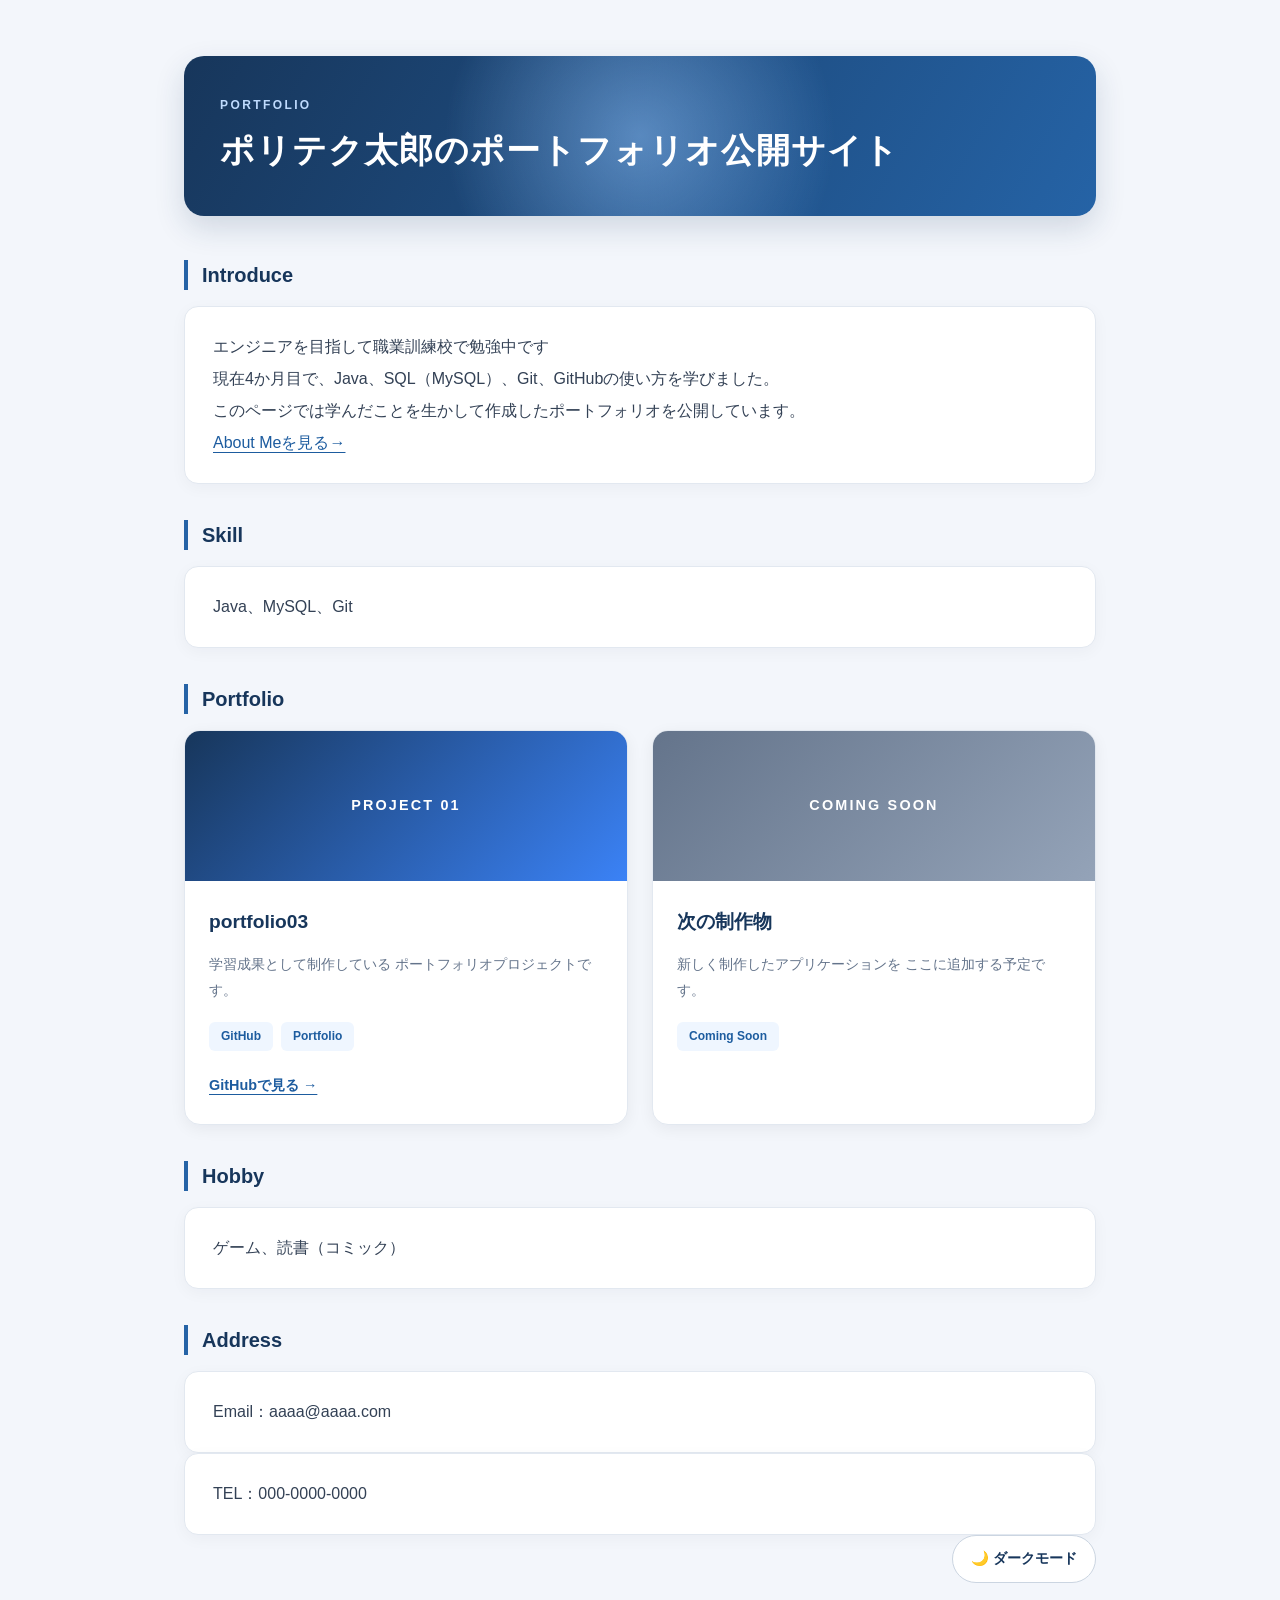
<file: index.html>
<!DOCTYPE html>
<html lang="ja">

<head>
	<meta charset="UTF-8">
	<meta name="viewport" content="width=device-width, initial-scale=1.0">
	<link rel="stylesheet" href="CSS/style.css">
	<script src="js/main.js" defer></script>
	<title>ポートフォリオ公開サイト</title>
</head>

<body>
	<h1>ポリテク太郎のポートフォリオ公開サイト</h1>
	<h2 class="reveal">Introduce</h2>
	<p>
		エンジニアを目指して職業訓練校で勉強中です<br>
		現在4か月目で、Java、SQL（MySQL）、Git、GitHubの使い方を学びました。<br>
		このページでは学んだことを生かして作成したポートフォリオを公開しています。<br>
	<a href="aboutme.html">About Meを見る→</a>
	</p>

	<h2 class="reveal">Skill</h2>
	<p>Java、MySQL、Git</p>

	<h2 class="reveal">Portfolio</h2>
	<div class="portfolio-grid">
	    <!-- 作品1：portfolio03 -->
	    <article class="portfolio-card reveal">
	        <div class="portfolio-image">
	            <span>PROJECT 01</span>
	        </div>
	        <div class="portfolio-content">
	            <h3>portfolio03</h3>
	            <p class="portfolio-description">
	                学習成果として制作している
	                ポートフォリオプロジェクトです。
	            </p>
	            <div class="portfolio-tags">
	                <span>GitHub</span>
	                <span>Portfolio</span>
	            </div>
	            <a class="portfolio-link"
	               href="https://github.com/yoshiffdq-ux/yoshiffdq-ux.github.io"
	               target="_blank"
	               rel="noopener noreferrer">
	                GitHubで見る →
	            </a>
	        </div>
	    </article>

	    <!-- 作品2：今後追加予定 -->
	    <article class="portfolio-card reveal">
	        <div class="portfolio-image portfolio-image-next">
	            <span>COMING SOON</span>
	        </div>
	        <div class="portfolio-content">
	            <h3>次の制作物</h3>
	            <p class="portfolio-description">
	                新しく制作したアプリケーションを
	                ここに追加する予定です。
	            </p>
	            <div class="portfolio-tags">
	                <span>Coming Soon</span>
	            </div>
	        </div>
	    </article>
	</div>

	<h2 class="reveal">Hobby</h2>
	<p>ゲーム、読書（コミック）</p>

	<h2 class="reveal">Address</h2>
	<p>Email：aaaa@aaaa.com</p>
	<p>TEL：000-0000-0000</p>

	<button id="themeToggle" class="theme-toggle" type="button" aria-pressed="false">
		🌙 ダークモード
	</button>
</body>

</html>
</file>
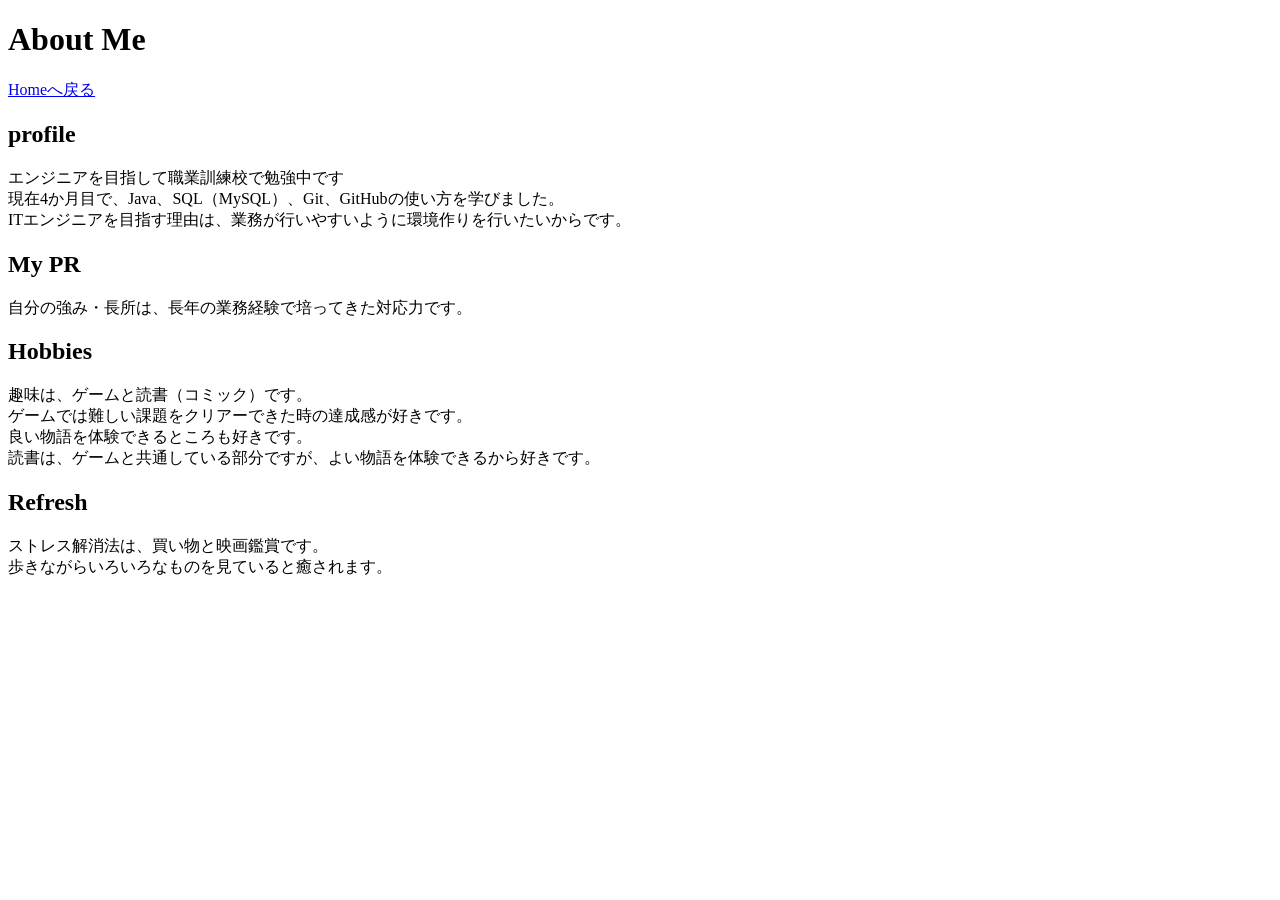
<file: aboutme.html>
<!DOCTYPE html>
<html>
<head>
<meta charset="UTF-8">
<meta name="viewport" content="width=device-width, inital-scale=1.0"> 
<title>About Me | ポートフォリオ公開サイト</title>
<link rei="stylesheet" href="CSS/style.css">
</head>
<body>
	<header>
		<h1>About Me</h1>
		<nav aria-label = "ページナビゲーション">
			<a href="index.html">Homeへ戻る</a>
		</nav>
	</header>
	
	<main>
		<section>
			<h2>profile</h2>
			<p>
			エンジニアを目指して職業訓練校で勉強中です<br>
			現在4か月目で、Java、SQL（MySQL）、Git、GitHubの使い方を学びました。<br>
			ITエンジニアを目指す理由は、業務が行いやすいように環境作りを行いたいからです。<br>
			</p>
		</section>
		
		<section>
			<h2>My PR</h2>
			<p>
			自分の強み・長所は、長年の業務経験で培ってきた対応力です。<br>
			</p>
		</section>

		<section>
			<h2>Hobbies</h2>
			<p>
			趣味は、ゲームと読書（コミック）です。<br>
			ゲームでは難しい課題をクリアーできた時の達成感が好きです。<br>
			良い物語を体験できるところも好きです。<br>
			読書は、ゲームと共通している部分ですが、よい物語を体験できるから好きです。<br>
			</p>
		</section>
		
		<section>
			<h2>Refresh</h2>
			<p>
			ストレス解消法は、買い物と映画鑑賞です。<br>
			歩きながらいろいろなものを見ていると癒されます。
			</p>
		</section>

	</main>

</body>
</html>
</file>
<file: CSS/style.css>
/* 余白や枠線を含めて、要素のサイズを計算する */
* {
    box-sizing: border-box;
}

/* ページ全体の背景 */
html {
    min-height: 100%;
    background-color: #f3f6fb;
}

/* コンテンツを中央に配置する */
body {
    max-width: 960px;
    margin: 0 auto;
    padding: 56px 24px 80px;
    font-family: "Segoe UI", "Hiragino Kaku Gothic ProN",
        "Yu Gothic", Meiryo, sans-serif;
    color: #334155;
    line-height: 1.8;
    overflow-wrap: anywhere;
}

/* サイトのタイトル */
h1 {
    margin: 0 0 44px;
    padding: 40px 36px;
    border-radius: 20px;
    background: linear-gradient(120deg, #17365b, #2563a6);
    box-shadow: 0 12px 30px rgba(23, 54, 91, 0.16);
    color: #ffffff;
    font-size: clamp(1.5rem, 3.5vw, 2.1rem);
    line-height: 1.5;
    letter-spacing: 0.03em;
}

/* タイトルの上に添える小さなラベル */
h1::before {
    content: "PORTFOLIO";
    display: block;
    margin-bottom: 12px;
    color: #bfdbfe;
    font-size: 0.75rem;
    font-weight: 600;
    letter-spacing: 0.2em;
}

/* 「自己紹介」「ポートフォリオ」の見出し */
h2 {
    margin: 36px 0 16px;
    padding-left: 14px;
    border-left: 4px solid #2563a6;
    color: #17365b;
    font-size: 1.25rem;
    line-height: 1.5;
}

/* 本文を白いカードとして表示する */
p {
    margin: 0;
    padding: 24px 28px;
    border: 1px solid #e2e8f0;
    border-radius: 14px;
    background-color: #ffffff;
    box-shadow: 0 4px 16px rgba(15, 23, 42, 0.04);
    line-height: 2;
}

/* 作品紹介用のカード */
.portfolio-card {
    padding: 28px;
    border-top: 3px solid #2563a6;
    color: #17365b;
    font-size: 1.15rem;
    font-weight: 700;
}

/* 作品名の上に添える小さなラベル */
.portfolio-card::before {
    content: "PROJECT";
    display: block;
    margin-bottom: 8px;
    color: #64748b;
    font-size: 0.7rem;
    font-weight: 600;
    letter-spacing: 0.15em;
}

/* リンクを追加した場合の見た目 */
a {
    color: #1d5c9f;
    text-decoration-thickness: 1px;
    text-underline-offset: 4px;
}

a:hover {
    color: #123b68;
    text-decoration-thickness: 2px;
}

a:focus-visible {
    outline: 3px solid #2563a6;
    outline-offset: 5px;
}

/* スマートフォンなど、画面が狭い場合 */
@media (max-width: 600px) {
    body {
        padding: 28px 16px 48px;
    }

    h1 {
        margin-bottom: 32px;
        padding: 28px 20px;
        border-radius: 16px;
    }

    h2 {
        margin-top: 28px;
        font-size: 1.1rem;
    }

    p,
    .portfolio-card {
        padding: 20px;
    }
}


/* =========================================================
   JavaScript と組み合わせた演出
   ========================================================= */

/* ダークモードの切り替えボタン */
.theme-toggle {
    display: block;
    margin: 0 0 18px auto;
    padding: 10px 18px;
    border: 1px solid #cbd5e1;
    border-radius: 999px;
    background: #ffffff;
    color: #17365b;
    font: inherit;
    font-size: 0.9rem;
    font-weight: 700;
    cursor: pointer;
    transition: background-color 0.2s, transform 0.2s;
}

.theme-toggle:hover {
    background-color: #e8f1ff;
    transform: translateY(-2px);
}

.theme-toggle:focus-visible {
    outline: 3px solid #2563a6;
    outline-offset: 3px;
}

/* タイトル上をマウスが動くと光の位置が変わる */
h1 {
    background:
        radial-gradient(circle at var(--mouse-x, 50%) var(--mouse-y, 50%),
            rgba(147, 197, 253, 0.5), transparent 42%),
        linear-gradient(120deg, #17365b, #2563a6);
}

/* 画面内に入ると、ふわっと表示する */
.js-enabled .reveal {
    opacity: 0;
    transform: translateY(22px);
    transition: opacity 0.7s ease, transform 0.7s ease;
}

.js-enabled .reveal.is-visible {
    opacity: 1;
    transform: translateY(0);
}

/* 作品カードはマウスを乗せると少し浮く */
.portfolio-card {
    transition: box-shadow 0.25s ease, transform 0.25s ease,
        opacity 0.7s ease;
}

.portfolio-card.is-visible:hover {
    transform: translateY(-5px);
    box-shadow: 0 12px 32px rgba(23, 54, 91, 0.16);
}

/* ダークモード */
html.dark {
    background-color: #0b1220;
}

.dark body {
    color: #cbd5e1;
}

.dark h2 {
    color: #bfdbfe;
    border-left-color: #60a5fa;
}

.dark p {
    background-color: #182337;
    color: #e2e8f0;
    border-color: #334155;
    box-shadow: 0 5px 18px rgba(0, 0, 0, 0.2);
}

.dark .portfolio-card {
    border-top-color: #60a5fa;
}

.dark .portfolio-card::before {
    color: #94a3b8;
}

.dark .theme-toggle {
    color: #e2e8f0;
    background-color: #1e293b;
    border-color: #475569;
}

.dark .theme-toggle:hover {
    background-color: #334155;
}

.dark a {
    color: #93c5fd;
}

/* アニメーションを控えたい設定の人には、動かさず表示する */
@media (prefers-reduced-motion: reduce) {
    .js-enabled .reveal {
        opacity: 1;
        transform: none;
        transition: none;
    }

    .theme-toggle,
    .portfolio-card {
        transition: none;
    }

    .theme-toggle:hover,
    .portfolio-card.is-visible:hover {
        transform: none;
    }
}


/* ==========================================
   ポートフォリオ一覧
   ========================================== */

/* カードを横並びにする */
.portfolio-grid {
    display: grid;
    grid-template-columns: repeat(2, minmax(0, 1fr));
    gap: 24px;
}

/* カード全体 */
.portfolio-grid .portfolio-card {
    padding: 0;
    overflow: hidden;
    background: #ffffff;
    border: 1px solid #e2e8f0;
    border-radius: 16px;
    box-shadow: 0 4px 16px rgba(15, 23, 42, 0.06);
    color: #334155;
    font-size: 1rem;
    font-weight: normal;
    transition:
        transform 0.25s ease,
        box-shadow 0.25s ease,
        opacity 0.7s ease;
}

/* 既存の擬似要素によるPROJECT表示を無効化 */
.portfolio-grid .portfolio-card::before {
    content: none;
}

/* カードのホバー演出 */
.portfolio-grid .portfolio-card:hover {
    transform: translateY(-5px);
    box-shadow: 0 12px 32px rgba(23, 54, 91, 0.15);
}

/* カード上部の画像領域 */
.portfolio-image {
    display: flex;
    align-items: center;
    justify-content: center;
    height: 150px;
    background: linear-gradient(135deg, #17365b, #3b82f6);
    color: white;
    font-size: 0.9rem;
    font-weight: 700;
    letter-spacing: 0.15em;
}

/* 制作予定カード */
.portfolio-image-next {
    background: linear-gradient(135deg, #64748b, #94a3b8);
}

/* カード本文 */
.portfolio-content {
    padding: 24px;
}

.portfolio-content h3 {
    margin: 0 0 12px;
    color: #17365b;
    font-size: 1.2rem;
}

/* 作品の説明文 */
.portfolio-grid .portfolio-description {
    margin: 0 0 18px;
    padding: 0;
    border: none;
    border-radius: 0;
    background: transparent;
    box-shadow: none;
    color: #64748b;
    font-size: 0.9rem;
    font-weight: normal;
    line-height: 1.8;
}

/* 使用技術タグ */
.portfolio-tags {
    display: flex;
    flex-wrap: wrap;
    gap: 8px;
    margin-bottom: 20px;
}

.portfolio-tags span {
    padding: 4px 12px;
    border-radius: 6px;
    background: #eff6ff;
    color: #1d5c9f;
    font-size: 0.75rem;
    font-weight: 600;
}

/* GitHubへのリンク */
.portfolio-link {
    display: inline-block;
    font-size: 0.9rem;
    font-weight: 700;
}

/* ==========================================
   ダークモード対応
   ========================================== */

.dark .portfolio-grid .portfolio-card {
    background: #182337;
    border-color: #334155;
    color: #e2e8f0;
}

.dark .portfolio-content h3 {
    color: #bfdbfe;
}

.dark .portfolio-grid .portfolio-description {
    background: transparent;
    color: #cbd5e1;
    box-shadow: none;
}

.dark .portfolio-tags span {
    background: #1e3a5f;
    color: #bfdbfe;
}

/* ==========================================
   レスポンシブ対応
   ========================================== */

@media (max-width: 600px) {
    .portfolio-grid {
        grid-template-columns: 1fr;
    }

    .portfolio-image {
        height: 130px;
    }

    .portfolio-content {
        padding: 20px;
    }
}

/* アニメーション軽減設定 */
@media (prefers-reduced-motion: reduce) {
    .portfolio-grid .portfolio-card {
        transition: none;
    }

    .portfolio-grid .portfolio-card:hover {
        transform: none;
    }
}
</file>
